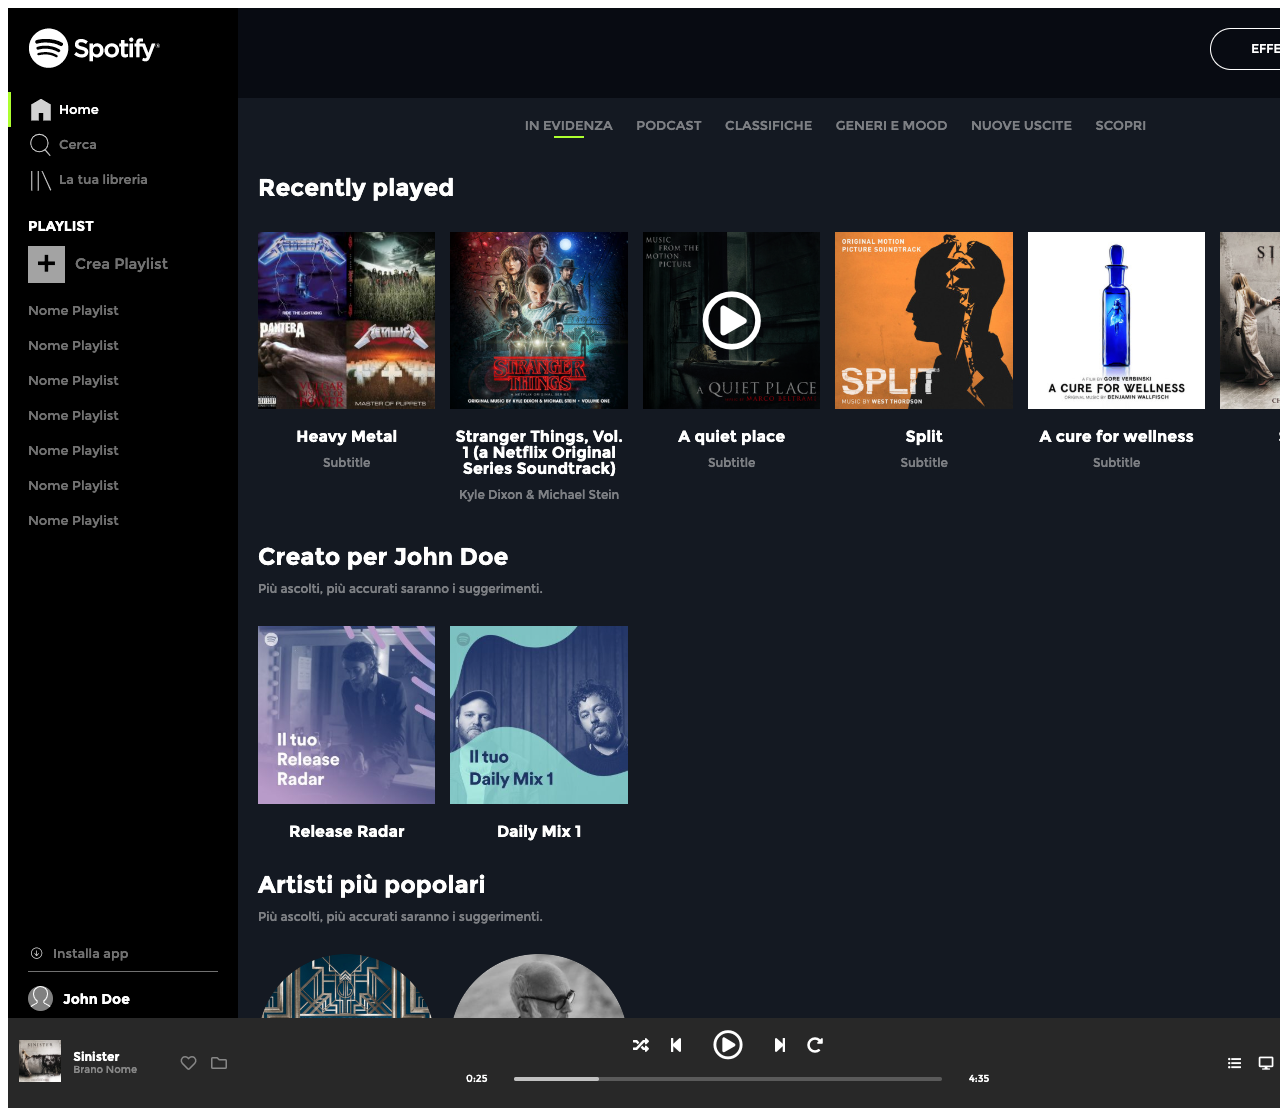
<file: lg.html>
<!DOCTYPE html>
<html lang="en">
<head>
  <meta charset="UTF-8">
  <meta http-equiv="X-UA-Compatible" content="IE=edge">
  <meta name="viewport" content="width=device-width, initial-scale=1.0">
  <title>Document</title>
</head>
<body>
  <img src="assets/layouts/spotify-lg.png" alt="">
</body>
</html>
</file>
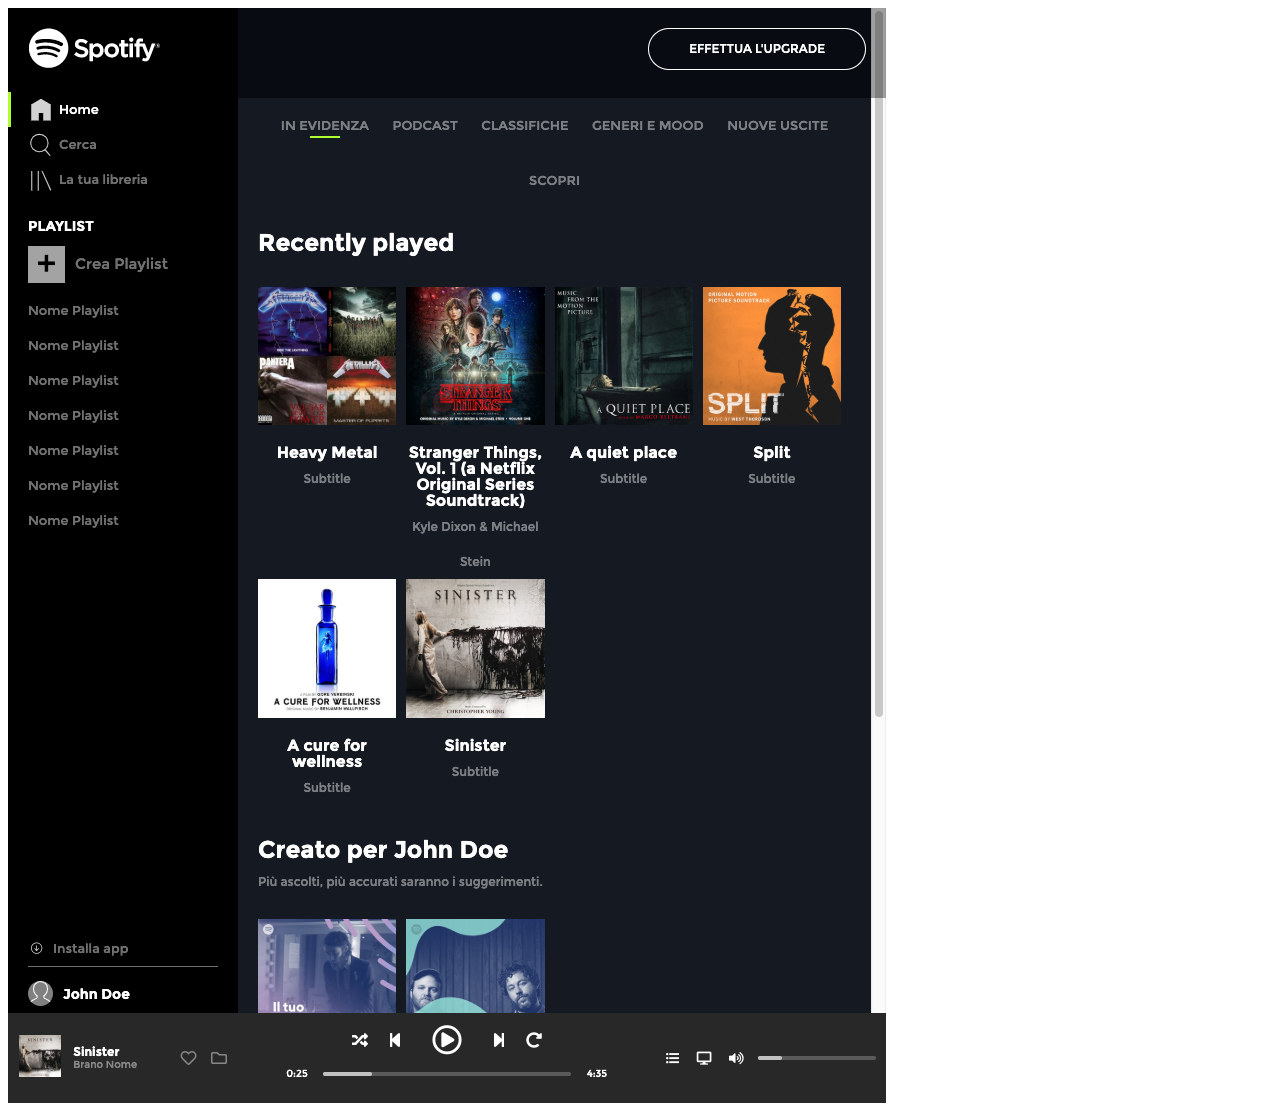
<file: md.html>
<!DOCTYPE html>
<html lang="en">
<head>
  <meta charset="UTF-8">
  <meta http-equiv="X-UA-Compatible" content="IE=edge">
  <meta name="viewport" content="width=device-width, initial-scale=1.0">
  <title>Document</title>
</head>
<body>
  <img src="assets/layouts/spotify-md.png" alt="">
</body>
</html>
</file>
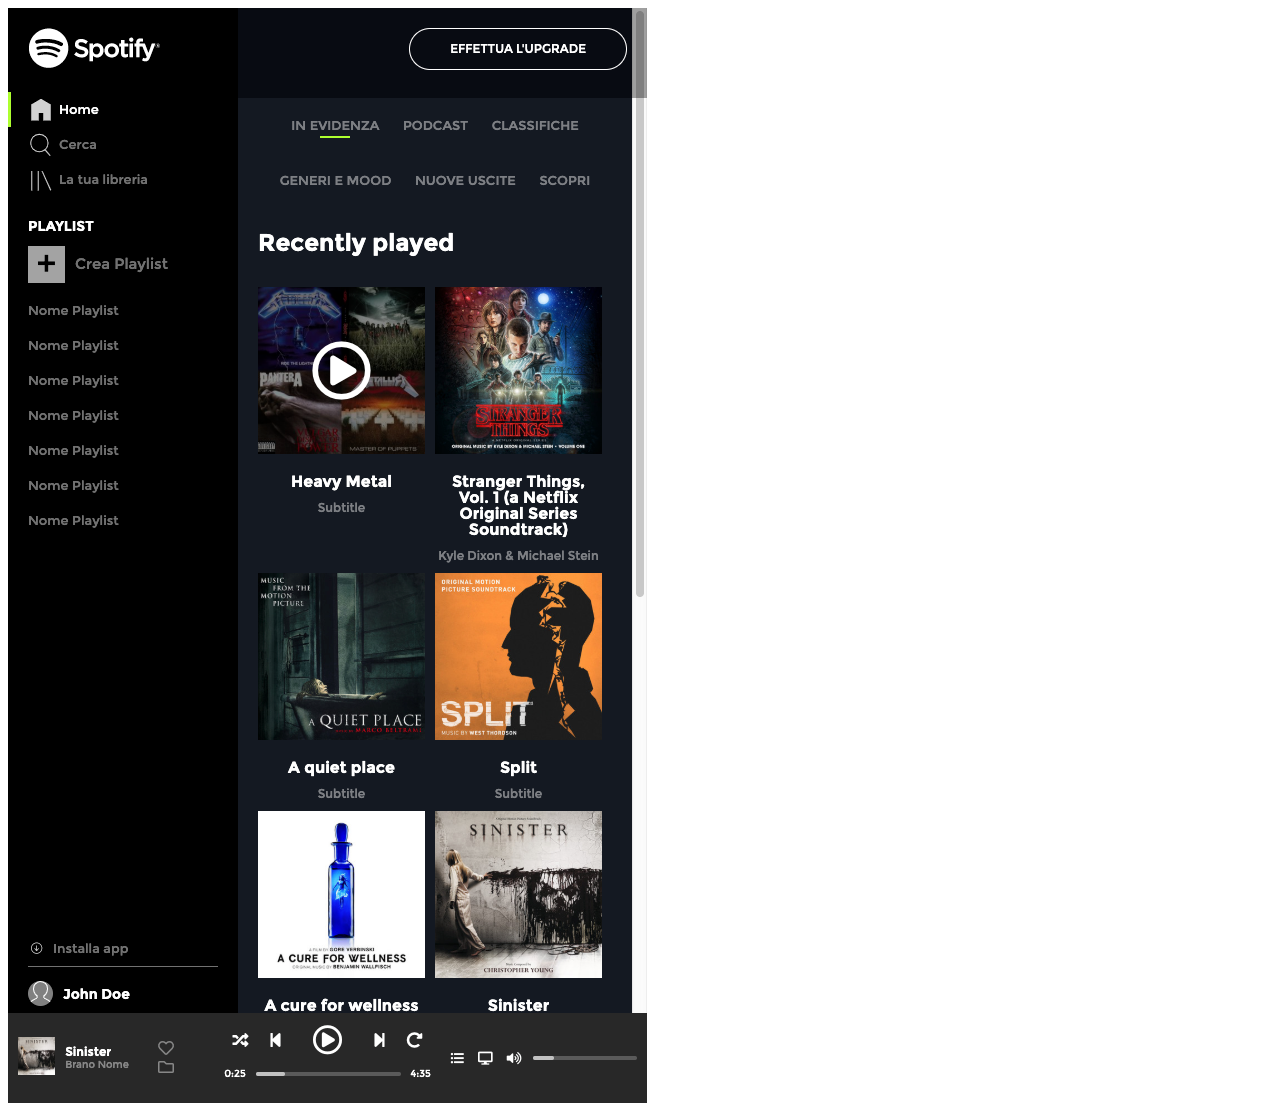
<file: s.html>
<!DOCTYPE html>
<html lang="en">
<head>
  <meta charset="UTF-8">
  <meta http-equiv="X-UA-Compatible" content="IE=edge">
  <meta name="viewport" content="width=device-width, initial-scale=1.0">
  <title>Document</title>
</head>
<body>
  <img src="assets/layouts/spotify-s.png" alt="">
</body>
</html>
</file>
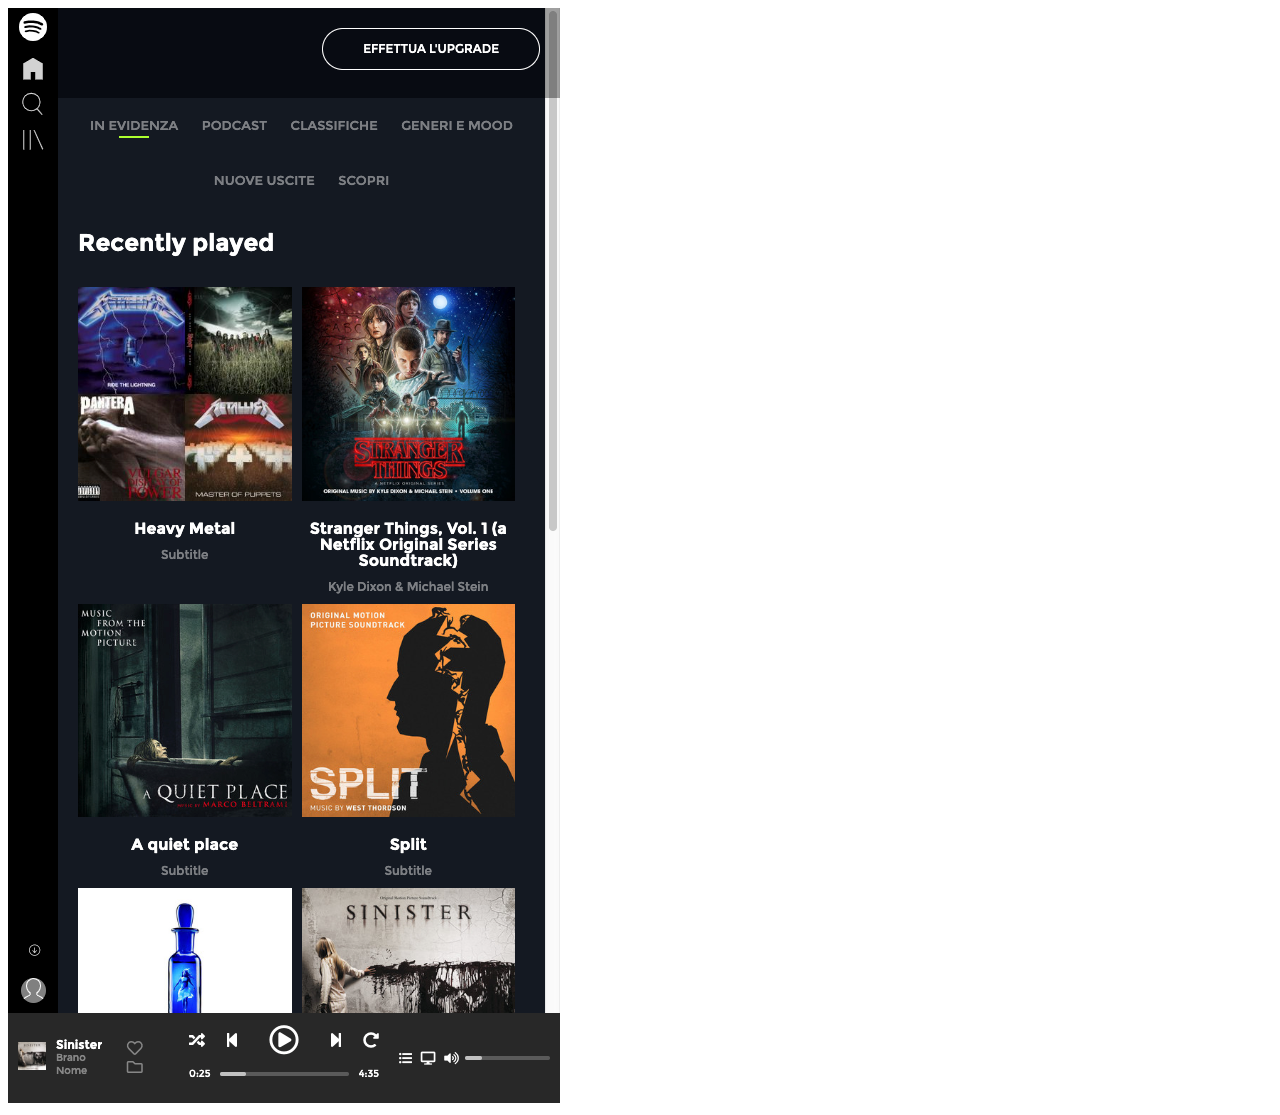
<file: xs.html>
<!DOCTYPE html>
<html lang="en">
<head>
  <meta charset="UTF-8">
  <meta http-equiv="X-UA-Compatible" content="IE=edge">
  <meta name="viewport" content="width=device-width, initial-scale=1.0">
  <title>Document</title>
</head>
<body>
  <img src="assets/layouts/spotify-xs.png" alt="">
</body>
</html>
</file>
